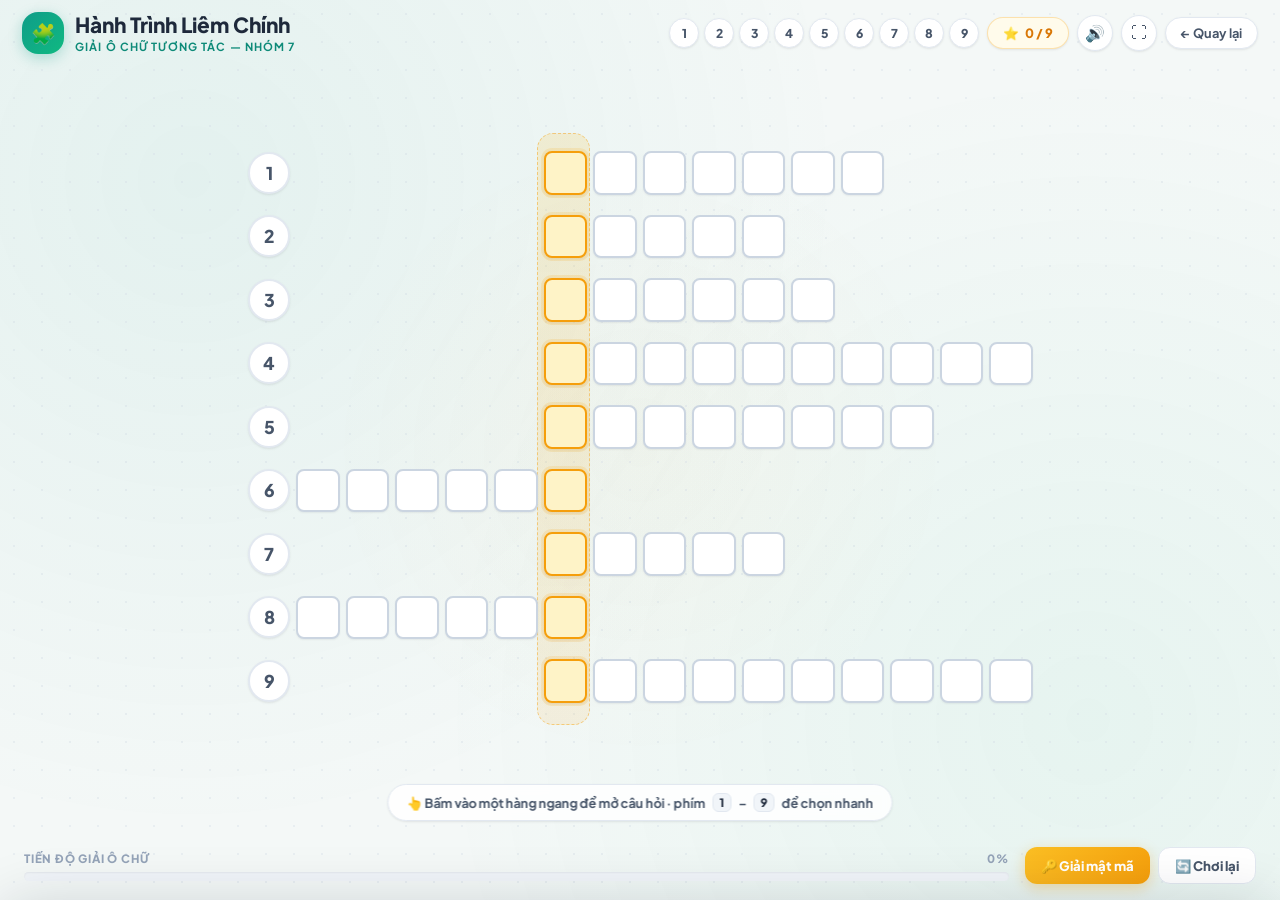
<file: game.html>
<!DOCTYPE html>
<html lang="vi">
<head>
  <meta charset="UTF-8">
  <meta name="viewport" content="width=device-width, initial-scale=1.0">
  <title>🧩 Hành Trình Liêm Chính — Giải Ô Chữ Tương Tác</title>
  <link rel="preconnect" href="https://fonts.googleapis.com">
  <link rel="preconnect" href="https://fonts.gstatic.com" crossorigin>
  <link href="https://fonts.googleapis.com/css2?family=Plus+Jakarta+Sans:wght@400;500;600;700;800;900&display=swap" rel="stylesheet">
  <style>
    *, *::before, *::after { box-sizing: border-box; margin: 0; padding: 0; }

    :root {
      --font: 'Plus Jakarta Sans', system-ui, sans-serif;

      --bg: #f4f8f7;
      --bg-white: #ffffff;

      --teal-50: #e6f7f5; --teal-100: #b3ebe4; --teal-200: #80dfd3;
      --teal-300: #4dd3c2; --teal-400: #26c9b4; --teal-500: #0f9d89;
      --teal-600: #0d8a78; --teal-700: #0a6b5e; --teal-800: #074d44;

      --emerald-50: #ecfdf5; --emerald-500: #10b981; --emerald-600: #059669;
      --amber-50: #fffbeb; --amber-100: #fef3c7; --amber-400: #fbbf24;
      --amber-500: #f59e0b; --amber-600: #d97706;
      --rose-50: #fff1f2; --rose-400: #fb7185; --rose-500: #f43f5e;

      --slate-50: #f8fafc; --slate-100: #f1f5f9; --slate-200: #e2e8f0;
      --slate-300: #cbd5e1; --slate-400: #94a3b8; --slate-500: #64748b;
      --slate-600: #475569; --slate-700: #334155; --slate-800: #1e293b;

      --text-heading: var(--slate-800);
      --text-body: var(--slate-600);
      --text-muted: var(--slate-400);
      --border: var(--slate-200);

      --shadow-sm: 0 1px 3px rgba(15,23,42,0.06), 0 1px 2px rgba(15,23,42,0.04);
      --shadow-md: 0 4px 16px rgba(15,23,42,0.07);
      --shadow-lg: 0 8px 30px rgba(15,23,42,0.10);
      --shadow-xl: 0 -18px 60px rgba(15,23,42,0.16);

      --r-sm: 8px; --r-md: 12px; --r-lg: 16px; --r-xl: 20px; --r-2xl: 28px; --r-full: 9999px;

      /* Board metrics — dùng chung cho ô, dải mật mã và phép tính căn hàng */
      --cell: max(22px, min(56px, 3.4vw, 7.2vh));
      --gap: 6px;
      --num: 42px;
      --rowpad: 12px;
      --fscale: 1;

      --ease-out: cubic-bezier(0.22, 1, 0.36, 1);
      --ease-inout: cubic-bezier(0.65, 0, 0.35, 1);
    }

    html, body {
      width: 100%; height: 100%; overflow: hidden;
      font-family: var(--font); background: var(--bg); color: var(--text-heading);
      -webkit-font-smoothing: antialiased;
    }

    /* ========== BACKGROUND ========== */
    .bg-pattern {
      position: fixed; inset: 0; z-index: 0; pointer-events: none;
      background-image:
        radial-gradient(circle at 15% 20%, rgba(15,157,137,0.07) 0%, transparent 50%),
        radial-gradient(circle at 85% 80%, rgba(16,185,129,0.06) 0%, transparent 50%),
        radial-gradient(circle at 50% 50%, rgba(245,158,11,0.035) 0%, transparent 40%);
    }
    .bg-dots {
      position: fixed; inset: 0; z-index: 0; pointer-events: none; opacity: 0.3;
      background-image: radial-gradient(circle, var(--slate-300) 1px, transparent 1px);
      background-size: 28px 28px;
    }

    /* ========== SHELL ========== */
    .shell {
      position: relative; z-index: 1;
      width: 100%; height: 100vh; height: 100dvh;
      display: flex; flex-direction: column;
    }

    /* ========== TOP BAR ========== */
    .topbar {
      flex-shrink: 0; display: flex; align-items: center; justify-content: space-between;
      gap: 14px; padding: 12px 22px;
      transition: opacity 0.35s var(--ease-out), transform 0.45s var(--ease-out);
    }
    .tb-left { display: flex; align-items: center; gap: 11px; min-width: 0; }
    .logo-icon {
      width: 42px; height: 42px; border-radius: var(--r-lg); flex-shrink: 0;
      background: linear-gradient(135deg, var(--teal-500), var(--emerald-500));
      display: flex; align-items: center; justify-content: center;
      font-size: 1.25rem; box-shadow: 0 4px 14px rgba(15,157,137,0.28);
    }
    .tb-title h1 { font-size: 1.3rem; font-weight: 800; line-height: 1.15; white-space: nowrap; }
    .tb-title p {
      font-size: 0.7rem; font-weight: 700; color: var(--teal-600);
      text-transform: uppercase; letter-spacing: 0.1em; margin-top: 2px;
    }
    .tb-right { display: flex; align-items: center; gap: 8px; flex-shrink: 0; }

    /* --- Nav pills (chuyển câu nhanh khi thuyết trình) --- */
    .qnav { display: flex; align-items: center; gap: 5px; }
    .qnav-pill {
      width: 30px; height: 30px; border-radius: var(--r-full);
      border: 1.5px solid var(--border); background: var(--bg-white);
      font-family: var(--font); font-size: 0.76rem; font-weight: 800; color: var(--text-body);
      cursor: pointer; transition: all 0.18s; box-shadow: var(--shadow-sm);
    }
    .qnav-pill:hover { border-color: var(--teal-300); color: var(--teal-700); transform: translateY(-2px); }
    .qnav-pill.done { background: var(--emerald-500); border-color: var(--emerald-500); color: #fff; }
    .qnav-pill.cur { background: var(--teal-500); border-color: var(--teal-500); color: #fff; }

    .chip {
      display: inline-flex; align-items: center; gap: 6px;
      padding: 7px 15px; border-radius: var(--r-full);
      font-size: 0.8rem; font-weight: 800;
      background: var(--bg-white); border: 1px solid var(--border);
      box-shadow: var(--shadow-sm); color: var(--text-heading); white-space: nowrap;
    }
    .chip-gold { color: var(--amber-600); border-color: rgba(245,158,11,0.28); background: var(--amber-50); }

    .icon-btn {
      width: 36px; height: 36px; border-radius: var(--r-full);
      border: 1px solid var(--border); background: var(--bg-white);
      color: var(--text-body); cursor: pointer;
      display: flex; align-items: center; justify-content: center;
      font-size: 1rem; transition: all 0.2s; box-shadow: var(--shadow-sm);
    }
    .icon-btn:hover { background: var(--teal-50); border-color: var(--teal-300); color: var(--teal-700); transform: translateY(-1px); }

    .back-btn {
      display: inline-flex; align-items: center; gap: 5px;
      padding: 7px 15px; border-radius: var(--r-full);
      font-size: 0.8rem; font-weight: 700;
      background: var(--bg-white); border: 1px solid var(--border);
      box-shadow: var(--shadow-sm); color: var(--text-body);
      text-decoration: none; transition: all 0.2s; white-space: nowrap;
    }
    .back-btn:hover { background: var(--teal-50); border-color: var(--teal-300); color: var(--teal-700); }

    /* ========== STAGE (bản đồ ô chữ) ========== */
    .stage {
      position: relative; flex: 1; min-height: 0;
      display: flex; align-items: center; justify-content: center;
      overflow: hidden; padding: 4px 20px 48px;
    }

    .stage-hint {
      position: absolute; left: 50%; bottom: 14px; transform: translateX(-50%);
      display: inline-flex; align-items: center; gap: 7px;
      padding: 8px 18px; border-radius: var(--r-full);
      background: rgba(255,255,255,0.85); backdrop-filter: blur(6px);
      border: 1px solid var(--border); box-shadow: var(--shadow-sm);
      font-size: 0.8rem; font-weight: 700; color: var(--text-body);
      transition: opacity 0.3s; white-space: nowrap;
    }
    .stage-hint kbd {
      font-family: var(--font); font-size: 0.72rem; font-weight: 800;
      background: var(--slate-100); border: 1px solid var(--slate-200);
      border-radius: 6px; padding: 1px 6px; color: var(--text-heading);
    }

    /* ========== BOARD ========== */
    .board {
      position: relative; width: max-content; max-width: 100%;
      transition: transform 0.6s var(--ease-inout);
      will-change: transform;
    }

    /* Dải mật mã hàng dọc (cột thứ 6 — index 5) */
    .keystrip {
      position: absolute; top: -10px; bottom: -10px;
      left: calc(var(--rowpad) + var(--num) + var(--gap) + 5 * (var(--cell) + var(--gap)) - 5px);
      width: calc(var(--cell) + 10px);
      border-radius: var(--r-lg); z-index: 0; pointer-events: none;
      background: linear-gradient(180deg, rgba(251,191,36,0.16), rgba(245,158,11,0.10));
      border: 1.5px dashed rgba(245,158,11,0.45);
      transition: opacity 0.35s;
    }

    .row {
      position: relative; z-index: 1;
      display: flex; align-items: center; gap: var(--gap);
      padding: 6px var(--rowpad); border-radius: var(--r-lg);
      cursor: pointer; margin-bottom: 4px;
      border: 2px solid transparent;
      transition: opacity 0.35s var(--ease-out), transform 0.5s var(--ease-inout),
                  background 0.2s, border-color 0.2s, box-shadow 0.2s;
    }
    .row:hover { background: rgba(255,255,255,0.9); border-color: var(--teal-200); box-shadow: var(--shadow-md); }
    .row.done .cell { background: var(--emerald-50); border-color: rgba(16,185,129,0.35); color: var(--emerald-600); }
    .row.done .cell.key { background: linear-gradient(135deg, #fef3c7, #fde68a); border-color: var(--amber-500); color: var(--amber-600); }

    .row-num {
      width: var(--num); height: var(--num); border-radius: var(--r-full);
      background: var(--bg-white); border: 2px solid var(--slate-200);
      display: flex; align-items: center; justify-content: center;
      font-size: calc(var(--num) * 0.42); font-weight: 900; color: var(--text-body);
      flex-shrink: 0; transition: all 0.25s; box-shadow: var(--shadow-sm);
    }
    .row:hover .row-num { border-color: var(--teal-300); color: var(--teal-700); }
    .row.done .row-num { background: var(--emerald-500); color: #fff; border-color: var(--emerald-500); }

    .cells { display: flex; gap: var(--gap); }

    .cell {
      width: var(--cell); height: var(--cell); border-radius: 8px;
      border: 2px solid var(--slate-300); background: #fff;
      display: flex; align-items: center; justify-content: center;
      font-size: calc(var(--cell) * 0.52); font-weight: 900; color: var(--text-heading);
      transition: all 0.25s; text-transform: uppercase;
      box-shadow: 0 1px 2px rgba(15,23,42,0.06);
    }
    .cell.key {
      background: var(--amber-100); border: 2.5px solid var(--amber-500); color: var(--amber-600);
      box-shadow: 0 0 0 3px rgba(245,158,11,0.15), 0 1px 3px rgba(15,23,42,0.08);
    }
    .cell.empty { visibility: hidden; pointer-events: none; }
    .cell.revealed { animation: popIn 0.4s var(--ease-out) backwards; }
    .cell.typed { border-color: var(--teal-400); color: var(--teal-700); background: var(--teal-50); }
    .cell.key.typed { background: var(--amber-100); border-color: var(--amber-500); color: var(--amber-600); }
    .cell.caret { border-color: var(--teal-500); box-shadow: 0 0 0 4px rgba(15,157,137,0.16); animation: blink 1.1s ease-in-out infinite; }

    @keyframes popIn {
      0% { transform: scale(0.4) rotate(-8deg); opacity: 0; }
      60% { transform: scale(1.18) rotate(2deg); }
      100% { transform: scale(1) rotate(0); opacity: 1; }
    }
    @keyframes blink { 0%,100% { box-shadow: 0 0 0 4px rgba(15,157,137,0.18); } 50% { box-shadow: 0 0 0 4px rgba(15,157,137,0.02); } }

    /* ---------- FOCUS MODE ---------- */
    .stage.focused .keystrip { opacity: 0; }
    .stage.focused .stage-hint { opacity: 0; pointer-events: none; }

    .stage.focused .row { pointer-events: none; }
    .stage.focused .row.dim-up   { opacity: 0; transform: translateY(-34px) scale(0.94); }
    .stage.focused .row.dim-down { opacity: 0; transform: translateY(34px) scale(0.94); }

    .row.is-focus {
      transform: scale(var(--fscale)); transform-origin: center top;
      width: max-content; margin-left: auto; margin-right: auto;
      background: #fff; border-color: var(--teal-300);
      box-shadow: 0 14px 44px rgba(15,157,137,0.16);
      pointer-events: auto !important; cursor: default;
    }
    /* gom hàng lại cho gọn & to khi focus: bỏ các ô trống dẫn/đuôi */
    .row.is-focus .cell.empty { display: none; }
    .row.is-focus .row-num {
      background: linear-gradient(135deg, var(--teal-500), var(--emerald-500));
      color: #fff; border-color: transparent;
    }
    .row.is-focus.done .row-num { background: var(--emerald-500); }

    /* ========== QUESTION PANEL ========== */
    .qpanel {
      position: fixed; left: 0; right: 0; bottom: 0; z-index: 60;
      background: var(--bg-white)
        linear-gradient(90deg, var(--teal-500), var(--emerald-500), var(--amber-400))
        no-repeat top / 100% 5px;
      border-radius: var(--r-2xl) var(--r-2xl) 0 0;
      box-shadow: var(--shadow-xl);
      padding: 24px clamp(20px, 5vw, 64px) 26px;
      transform: translateY(105%);
      transition: transform 0.55s var(--ease-inout);
      min-height: 48vh; max-height: 66vh; overflow-y: auto;
      display: flex; align-items: center;
    }
    .qpanel.open { transform: translateY(0); }
    .qpanel::-webkit-scrollbar { width: 6px; }
    .qpanel::-webkit-scrollbar-thumb { background: var(--slate-200); border-radius: 3px; }

    .qinner { max-width: 1180px; margin: 0 auto; width: 100%; }

    .qhead { display: flex; align-items: center; gap: 10px; flex-wrap: wrap; margin-bottom: 12px; }
    .qtag {
      display: inline-flex; align-items: center; gap: 6px;
      background: linear-gradient(135deg, var(--teal-500), var(--emerald-500)); color: #fff;
      padding: 5px 15px; border-radius: var(--r-full);
      font-size: 0.76rem; font-weight: 800; text-transform: uppercase; letter-spacing: 0.07em;
    }
    .qtag-len {
      background: var(--amber-50); color: var(--amber-600);
      border: 1px solid rgba(245,158,11,0.3);
      padding: 5px 14px; border-radius: var(--r-full);
      font-size: 0.76rem; font-weight: 800;
    }
    .qtag-done {
      display: none; background: var(--emerald-50); color: var(--emerald-600);
      border: 1px solid rgba(16,185,129,0.3);
      padding: 5px 14px; border-radius: var(--r-full);
      font-size: 0.76rem; font-weight: 800;
    }
    .qtag-done.show { display: inline-flex; }
    .qclose {
      margin-left: auto; display: inline-flex; align-items: center; gap: 6px;
      padding: 7px 15px; border-radius: var(--r-full);
      background: var(--slate-100); border: none; color: var(--text-body);
      font-family: var(--font); font-size: 0.78rem; font-weight: 700; cursor: pointer;
      transition: all 0.2s;
    }
    .qclose:hover { background: var(--slate-200); color: var(--text-heading); }

    .qtext {
      font-size: clamp(1.2rem, 2.3vw, 2.15rem);
      font-weight: 700; line-height: 1.42; color: var(--text-heading);
      margin-bottom: 18px;
    }

    .qhint {
      display: none; padding: 14px 20px; border-radius: var(--r-lg);
      background: var(--amber-50); border: 1.5px solid rgba(245,158,11,0.32);
      font-size: clamp(0.95rem, 1.35vw, 1.2rem); font-weight: 600; color: var(--amber-600);
      line-height: 1.55; margin-bottom: 14px;
    }
    .qhint.open { display: block; animation: slideDown 0.32s var(--ease-out); }
    @keyframes slideDown { from { opacity: 0; transform: translateY(-8px); } to { opacity: 1; transform: translateY(0); } }

    .qrow { display: flex; gap: 10px; align-items: center; flex-wrap: wrap; }

    .answer-input {
      flex: 1; min-width: 240px; padding: 14px 20px;
      border-radius: var(--r-lg); border: 2px solid var(--slate-200);
      background: var(--bg-white); color: var(--text-heading);
      font-family: var(--font); font-size: clamp(1rem, 1.5vw, 1.3rem); font-weight: 800;
      text-transform: uppercase; letter-spacing: 0.16em; outline: none; transition: all 0.2s;
    }
    .answer-input:focus { border-color: var(--teal-400); box-shadow: 0 0 0 4px rgba(15,157,137,0.13); }
    .answer-input::placeholder { text-transform: none; letter-spacing: 0; font-weight: 600; color: var(--text-muted); }

    .btn {
      padding: 13px 22px; border-radius: var(--r-lg); border: none;
      font-family: var(--font); font-weight: 800; font-size: clamp(0.85rem, 1.1vw, 1rem);
      cursor: pointer; transition: all 0.2s; white-space: nowrap;
      display: inline-flex; align-items: center; gap: 7px;
    }
    .btn:hover { transform: translateY(-2px); }
    .btn:active { transform: scale(0.97); }
    .btn:focus-visible, .qnav-pill:focus-visible, .icon-btn:focus-visible {
      outline: 3px solid rgba(15,157,137,0.45); outline-offset: 3px;
    }
    .btn-primary { background: linear-gradient(135deg, var(--teal-500), var(--teal-600)); color: #fff; box-shadow: 0 4px 14px rgba(15,157,137,0.28); }
    .btn-primary:hover { box-shadow: 0 8px 22px rgba(15,157,137,0.34); }
    .btn-warn { background: var(--amber-50); color: var(--amber-600); border: 1.5px solid rgba(245,158,11,0.32); }
    .btn-warn:hover { background: rgba(245,158,11,0.16); }
    .btn-ghost { background: var(--slate-100); color: var(--text-body); }
    .btn-ghost:hover { background: var(--slate-200); }
    .btn-gold { background: linear-gradient(135deg, var(--amber-400), var(--amber-500)); color: #fff; box-shadow: 0 4px 14px rgba(245,158,11,0.32); }
    .btn-gold:hover { box-shadow: 0 8px 22px rgba(245,158,11,0.38); }
    .btn-green { background: linear-gradient(135deg, var(--emerald-500), var(--emerald-600)); color: #fff; box-shadow: 0 4px 14px rgba(16,185,129,0.3); }
    .btn-outline { background: var(--bg-white); color: var(--text-body); border: 1.5px solid var(--border); }
    .btn-outline:hover { background: var(--teal-50); color: var(--teal-700); border-color: var(--teal-300); }
    .btn-sm { padding: 9px 16px; font-size: 0.82rem; border-radius: var(--r-md); }
    .btn.hidden { display: none; }

    .qmsg {
      display: none; margin-top: 12px; padding: 12px 18px; border-radius: var(--r-lg);
      font-size: clamp(0.9rem, 1.25vw, 1.1rem); font-weight: 800;
    }
    .qmsg.ok { display: block; background: var(--emerald-50); color: var(--emerald-600); border: 1.5px solid rgba(16,185,129,0.25); animation: slideDown 0.28s; }
    .qmsg.err { display: block; background: var(--rose-50); color: var(--rose-500); border: 1.5px solid rgba(244,63,94,0.22); animation: slideDown 0.28s; }

    /* ========== BOTTOM BAR ========== */
    .botbar {
      flex-shrink: 0; display: flex; align-items: center; gap: 16px;
      padding: 12px 24px 16px;
      transition: opacity 0.35s var(--ease-out), transform 0.45s var(--ease-out);
    }
    .prog-wrap { flex: 1; min-width: 0; }
    .prog-head {
      display: flex; justify-content: space-between; align-items: baseline;
      font-size: 0.72rem; font-weight: 800; color: var(--text-muted);
      text-transform: uppercase; letter-spacing: 0.07em; margin-bottom: 6px;
    }
    .prog-track { height: 9px; background: var(--slate-100); border-radius: var(--r-full); overflow: hidden; box-shadow: inset 0 1px 2px rgba(15,23,42,0.06); }
    .prog-bar {
      height: 100%; width: 0%; border-radius: var(--r-full);
      background: linear-gradient(90deg, var(--teal-400), var(--emerald-500));
      transition: width 0.6s var(--ease-out);
    }
    .bot-actions { display: flex; gap: 8px; flex-shrink: 0; }

    /* Ẩn bớt chrome khi đang focus câu hỏi để khán giả chỉ nhìn hàng + câu hỏi */
    .shell.focus-mode .botbar { opacity: 0; transform: translateY(14px); pointer-events: none; }
    .shell.focus-mode .topbar { opacity: 0.55; }

    /* ========== REVEAL OVERLAY ========== */
    .reveal-ov {
      position: fixed; inset: 0; z-index: 900;
      display: flex; flex-direction: column; align-items: center; justify-content: center;
      gap: 18px; padding: 30px; text-align: center;
      background: radial-gradient(circle at 50% 40%, rgba(255,255,255,0.97), rgba(240,247,246,0.97));
      backdrop-filter: blur(10px);
      opacity: 0; visibility: hidden; transition: opacity 0.45s var(--ease-out), visibility 0.45s;
    }
    .reveal-ov.show { opacity: 1; visibility: visible; }
    .rv-badge {
      display: inline-flex; align-items: center; gap: 7px;
      background: rgba(245,158,11,0.14); color: var(--amber-600);
      border: 1.5px solid rgba(245,158,11,0.3);
      padding: 7px 20px; border-radius: var(--r-full);
      font-size: 0.85rem; font-weight: 800; text-transform: uppercase; letter-spacing: 0.1em;
    }
    .rv-word { display: flex; gap: 10px; flex-wrap: wrap; justify-content: center; }
    .rv-tile {
      width: clamp(44px, 6vw, 92px); height: clamp(54px, 7.4vw, 110px);
      border-radius: var(--r-lg);
      background: linear-gradient(160deg, #fff8e6, #fde68a);
      border: 3px solid var(--amber-500);
      display: flex; align-items: center; justify-content: center;
      font-size: clamp(1.5rem, 3.6vw, 3.4rem); font-weight: 900; color: var(--amber-600);
      box-shadow: 0 10px 30px rgba(245,158,11,0.28);
      animation: tileIn 0.6s var(--ease-out) backwards;
    }
    .rv-tile.space { background: none; border: none; box-shadow: none; width: clamp(12px, 2vw, 30px); }
    @keyframes tileIn { 0% { transform: translateY(40px) rotate(-10deg); opacity: 0; } 100% { transform: none; opacity: 1; } }
    .rv-sub { font-size: clamp(1rem, 1.8vw, 1.5rem); font-weight: 800; color: var(--emerald-600); }
    .rv-note { font-size: clamp(0.85rem, 1.2vw, 1.05rem); font-weight: 600; color: var(--text-body); max-width: 720px; line-height: 1.6; }
    .rv-btns { display: flex; gap: 10px; flex-wrap: wrap; justify-content: center; margin-top: 6px; }

    #fwCanvas { position: fixed; inset: 0; z-index: 950; pointer-events: none; }
    .confetti { position: fixed; z-index: 940; pointer-events: none; border-radius: 2px; }

    @keyframes shake { 0%,100%{transform:translateX(0)} 25%{transform:translateX(-6px)} 75%{transform:translateX(6px)} }
    .shake { animation: shake 0.35s ease; }

    /* ========== RESPONSIVE ========== */
    @media (max-width: 1080px) { .qnav { display: none; } }
    @media (max-width: 820px) {
      :root { --num: 32px; --gap: 4px; --rowpad: 8px; --cell: max(20px, min(38px, 5.6vw, 6vh)); }
      .topbar { padding: 10px 14px; gap: 8px; }
      .tb-title h1 { font-size: 1.02rem; }
      .tb-title p { display: none; }
      .qpanel { min-height: 0; max-height: 68vh; padding: 16px 18px 20px; align-items: flex-start; }
      .qtext { font-size: 1.08rem; margin-bottom: 12px; }
      .btn { padding: 11px 16px; }
      .answer-input { min-width: 100%; }
      .botbar { padding: 10px 14px 14px; }
      .stage-hint { font-size: 0.72rem; padding: 6px 12px; }
    }
    @media (max-width: 560px) {
      .chip span { display: none; }
      .back-btn { padding: 7px 10px; }
    }
  </style>
</head>
<body>

  <div class="bg-pattern"></div>
  <div class="bg-dots"></div>
  <canvas id="fwCanvas"></canvas>

  <div class="shell" id="shell">

    <!-- ===== TOP BAR ===== -->
    <header class="topbar">
      <div class="tb-left">
        <div class="logo-icon">🧩</div>
        <div class="tb-title">
          <h1>Hành Trình Liêm Chính</h1>
          <p>Giải ô chữ tương tác — Nhóm 7</p>
        </div>
      </div>
      <div class="tb-right">
        <div class="qnav" id="qnav"></div>
        <div class="chip chip-gold">⭐ <span id="scoreVal">0 / 9</span></div>
        <button class="icon-btn" id="btnAudio" title="Bật/Tắt âm thanh">🔊</button>
        <button class="icon-btn" id="btnFS" title="Toàn màn hình">⛶</button>
        <a href="index.html" class="back-btn">← Quay lại</a>
      </div>
    </header>

    <!-- ===== STAGE / BOARD ===== -->
    <main class="stage" id="stage">
      <div class="board" id="board">
        <div class="keystrip"></div>
      </div>
      <div class="stage-hint" id="stageHint">
        👆 Bấm vào một hàng ngang để mở câu hỏi · phím <kbd>1</kbd>–<kbd>9</kbd> để chọn nhanh
      </div>
    </main>

    <!-- ===== BOTTOM BAR ===== -->
    <footer class="botbar">
      <div class="prog-wrap">
        <div class="prog-head"><span>Tiến độ giải ô chữ</span><span id="pctText">0%</span></div>
        <div class="prog-track"><div class="prog-bar" id="pBar"></div></div>
      </div>
      <div class="bot-actions">
        <button class="btn btn-gold btn-sm" id="bKey">🔑 Giải mật mã</button>
        <button class="btn btn-outline btn-sm" id="bReset">🔄 Chơi lại</button>
      </div>
    </footer>
  </div>

  <!-- ===== QUESTION PANEL ===== -->
  <section class="qpanel" id="qpanel">
    <div class="qinner">
      <div class="qhead">
        <span class="qtag" id="qTag">📌 Hàng ngang 1</span>
        <span class="qtag-len" id="qLen">7 chữ cái</span>
        <span class="qtag-done" id="qDone">✓ Đã giải</span>
        <button class="qclose" id="qClose">✕ Xem toàn bảng (Esc)</button>
      </div>

      <p class="qtext" id="qText"></p>
      <div class="qhint" id="qHint"></div>

      <div class="qrow">
        <input type="text" class="answer-input" id="inp" placeholder="Nhập đáp án rồi bấm Enter..." autocomplete="off" spellcheck="false">
        <button class="btn btn-primary" id="bCheck">✓ Kiểm tra</button>
        <button class="btn btn-warn" id="bHint">💡 Gợi ý</button>
        <button class="btn btn-ghost" id="bReveal">👁 Mở đáp án</button>
        <button class="btn btn-green hidden" id="bNext">Câu tiếp theo →</button>
      </div>

      <div class="qmsg" id="qMsg"></div>
    </div>
  </section>

  <!-- ===== REVEAL OVERLAY ===== -->
  <div class="reveal-ov" id="revealOv">
    <div class="rv-badge">🏆 Mật mã hàng dọc</div>
    <div class="rv-word" id="rvWord"></div>
    <p class="rv-sub">🎉 Chúc mừng! Bạn đã hoàn thành Hành Trình Liêm Chính!</p>
    <p class="rv-note">Đặc trưng cốt lõi của thể chế đang xây dựng: Nhà nước <strong>pháp quyền</strong> xã hội chủ nghĩa — thượng tôn pháp luật, kiểm soát quyền lực, bảo vệ quyền con người.</p>
    <div class="rv-btns">
      <button class="btn btn-outline" id="rvBoard">🔙 Xem lại bảng ô chữ</button>
      <button class="btn btn-gold" id="rvReset">🔄 Chơi lại</button>
    </div>
  </div>

<script>
/* ============ AUDIO ENGINE ============ */
const AC = window.AudioContext || window.webkitAudioContext;
let ac = null, audioOn = true, bgmOn = false;

function initAC() { if (!ac) ac = new AC(); if (ac.state === 'suspended') ac.resume(); }

function tone(f, type, dur, vol = 0.12) {
  if (!audioOn) return; initAC();
  const o = ac.createOscillator(), g = ac.createGain();
  o.type = type; o.frequency.value = f;
  g.gain.setValueAtTime(vol, ac.currentTime);
  g.gain.exponentialRampToValueAtTime(0.001, ac.currentTime + dur);
  o.connect(g); g.connect(ac.destination);
  o.start(); o.stop(ac.currentTime + dur);
}
function sfxOk() { tone(523,'sine',0.12,0.18); setTimeout(()=>tone(659,'sine',0.12,0.18),90); setTimeout(()=>tone(784,'sine',0.28,0.2),180); }
function sfxNo() { tone(200,'square',0.12,0.1); setTimeout(()=>tone(160,'square',0.2,0.1),100); }
function sfxPop() { tone(880,'sine',0.06,0.08); setTimeout(()=>tone(1100,'sine',0.1,0.08),70); }
function sfxTap() { tone(600,'sine',0.04,0.06); }
function sfxOpen() { tone(520,'sine',0.07,0.07); setTimeout(()=>tone(780,'sine',0.12,0.07),80); }
function sfxClose() { tone(520,'sine',0.07,0.06); setTimeout(()=>tone(350,'sine',0.12,0.06),80); }
function sfxType() { tone(1200,'sine',0.02,0.03); }
function sfxReveal() { tone(440,'triangle',0.08,0.08); setTimeout(()=>tone(550,'triangle',0.08,0.08),70); setTimeout(()=>tone(660,'triangle',0.12,0.08),140); }
function sfxFanfare() {
  [523,587,659,698,784,880,988,1047].forEach((n,i) => setTimeout(()=>tone(n,'sine',0.22,0.15),i*90));
  setTimeout(()=>{tone(1047,'sine',0.45,0.22);tone(784,'sine',0.45,0.18);tone(523,'sine',0.45,0.12);},780);
}

function bgmLoop() {
  if (!bgmOn || !audioOn) return;
  const m=[[392,0,.45],[440,.45,.45],[494,.9,.45],[523,1.35,.7],[494,2.05,.45],[440,2.5,.45],[392,2.95,.7],[330,3.65,.45],[349,4.1,.45],[392,4.55,.7],[440,5.25,.45],[392,5.7,.45],[349,6.15,.45],[330,6.6,.85]];
  m.forEach(([f,s,d])=>{if(!audioOn||!bgmOn)return;initAC();const o=ac.createOscillator(),g=ac.createGain();o.type='sine';o.frequency.value=f;g.gain.setValueAtTime(0.025,ac.currentTime+s);g.gain.exponentialRampToValueAtTime(0.001,ac.currentTime+s+d);o.connect(g);g.connect(ac.destination);o.start(ac.currentTime+s);o.stop(ac.currentTime+s+d);});
  setTimeout(bgmLoop,7600);
}

/* ============ PARTICLES ============ */
function confetti() {
  const cols=['#14b8a6','#fbbf24','#f43f5e','#10b981','#a855f7','#3b82f6','#ec4899'];
  for(let i=0;i<70;i++){
    const e=document.createElement('div'); e.className='confetti';
    e.style.left=Math.random()*100+'%'; e.style.top='-12px';
    e.style.background=cols[~~(Math.random()*cols.length)];
    e.style.width=(Math.random()*7+4)+'px'; e.style.height=(Math.random()*7+4)+'px';
    e.style.borderRadius=Math.random()>.5?'50%':'2px';
    document.body.appendChild(e);
    const xd=(Math.random()-.5)*280;
    e.animate([{transform:'translate(0,0) rotate(0)',opacity:1},{transform:`translate(${xd}px,${innerHeight+40}px) rotate(${Math.random()*720}deg)`,opacity:0}],
      {duration:Math.random()*2e3+2e3,easing:'cubic-bezier(.25,.46,.45,.94)'}).onfinish=()=>e.remove();
  }
}
const cv=document.getElementById('fwCanvas'),cx=cv.getContext('2d');let pts=[];
function rszCV(){cv.width=innerWidth;cv.height=innerHeight;} rszCV();
function boom(x,y){const c=['#14b8a6','#fbbf24','#f43f5e','#10b981','#a855f7','#ec4899','#fff'];for(let i=0;i<45;i++){const a=Math.PI*2/45*i,s=Math.random()*3.5+1.5;pts.push({x,y,vx:Math.cos(a)*s,vy:Math.sin(a)*s,l:1,d:Math.random()*.014+.008,c:c[~~(Math.random()*c.length)],r:Math.random()*2.5+.8});}}
function drawFW(){cx.clearRect(0,0,cv.width,cv.height);pts=pts.filter(p=>{p.x+=p.vx;p.y+=p.vy;p.vy+=.035;p.l-=p.d;if(p.l<=0)return false;cx.globalAlpha=p.l;cx.fillStyle=p.c;cx.beginPath();cx.arc(p.x,p.y,p.r,0,Math.PI*2);cx.fill();return true;});cx.globalAlpha=1;if(pts.length)requestAnimationFrame(drawFW);}
function fireworks(){for(let i=0;i<6;i++)setTimeout(()=>boom(Math.random()*cv.width*.6+cv.width*.2,Math.random()*cv.height*.4+cv.height*.08),i*320);drawFW();}

/* ============ DATA ============ */
const DATA=[
  {id:1,ans:"PHANANH",kp:0,off:5,q:"Quyền của công dân khi gửi thông tin về các dấu hiệu vi phạm, tiêu cực đến cơ quan chức năng hoặc cổng dịch vụ công trực tuyến gọi là gì? (7 chữ cái)",h:"Khi gặp cán bộ gây khó dễ, người dân có quyền gọi lên đường dây nóng để [...] sai phạm? (Chữ cái đầu: P)"},
  {id:2,ans:"HOILO",kp:0,off:5,q:"Hành vi đưa tiền hoặc lợi ích vật chất ngoài quy định để được giải quyết công việc nhanh chóng gọi là gì? (5 chữ cái)",h:"Hành động lén lút đưa tiền phong bì cho cán bộ để được ưu tiên làm nhanh gọi là hành vi đưa [...]? (Chữ cái đầu: H)"},
  {id:3,ans:"ANTOAN",kp:0,off:5,q:"Yếu tố quan trọng mà Nhà nước cần bảo đảm cho người dân và người tố giác khi họ dũng cảm đứng ra vạch trần sai phạm tham nhũng? (6 chữ cái)",h:"Khi đứng ra tố cáo tham nhũng, điều người dân lo lắng nhất và cần cơ quan pháp luật bảo vệ chính là sự [...] về tính mạng, tài sản của bản thân? (Chữ cái đầu: A)"},
  {id:4,ans:"PHONGCHONG",kp:0,off:5,q:"Cụm từ đi liền trước 'tham nhũng' để chỉ các biện pháp ngăn ngừa từ sớm và đấu tranh triệt tiêu sai phạm? (10 chữ cái)",h:"Hoạt động ngăn chặn từ trước và bài trừ tiêu cực trong bộ máy nhà nước được gọi là công tác [...] tham nhũng? (Chữ cái đầu: P)"},
  {id:5,ans:"QUYENLUC",kp:0,off:5,q:"Tham nhũng phản ánh sự tha hóa của thứ gì khi không được giám sát và kiểm soát chặt chẽ? (8 chữ cái)",h:"Kẻ tham nhũng đã lạm dụng và tha hóa thứ [...] nhà nước giao phó vào mục đích tư lợi? (Chữ cái đầu: Q)"},
  {id:6,ans:"CONGVU",kp:5,off:0,q:"Hoạt động thực thi chức trách, nhiệm vụ của cán bộ, công chức nhà nước nhằm phục vụ nhân dân được gọi chung là gì? (6 chữ cái)",h:"Quá trình cán bộ làm việc, tiếp dân và giải quyết hồ sơ giấy tờ tại trụ sở nhà nước được gọi là quá trình thực thi [...]? (Chữ cái đầu: C)"},
  {id:7,ans:"YTHUC",kp:0,off:5,q:"Yếu tố tự giác bên trong của mỗi công dân về việc tuân thủ pháp luật và kiên quyết nói không với 'chi phí bôi trơn' gọi là gì? (5 chữ cái)",h:"Tinh thần tự giác, không đi đường tắt và không thỏa hiệp với cái sai phản ánh [...] chấp hành pháp luật của mỗi công dân? (Chữ cái đầu: Y)"},
  {id:8,ans:"ONLINE",kp:5,off:0,q:"Hình thức nộp hồ sơ, giải quyết thủ tục trên môi trường mạng để hạn chế tiếp xúc trực tiếp bằng tiền mặt và giảm tiêu cực? (6 chữ cái)",h:"Để không phải đến tận nơi gặp trực tiếp cán bộ, người dân nên nộp hồ sơ qua mạng internet theo hình thức [...]? (Chữ cái đầu: O)"},
  {id:9,ans:"NHUNGNHIEU",kp:0,off:5,q:"Hành vi cán bộ cố tình gây khó khăn, trì hoãn hoặc bắt bẻ lỗi sai không đáng có để ép người dân chi tiền được gọi là gì? (10 chữ cái)",h:"Tình trạng cán bộ cố ý vẽ thêm lỗi, gây phiền hà để ép dân chi tiền bôi trơn được gọi là tệ nạn [...]? (Chữ cái đầu: N)"}
];
const COLS = 15;
const KEYWORD = "PHÁP QUYỀN";
const TOP_PAD = 0.07; // vị trí hàng focus: 7% chiều cao sân khấu tính từ đỉnh

/* ============ STATE ============ */
let sel = -1, focusMode = false;
const done = Array(DATA.length).fill(false);
const rowEls = [], cellEls = [], navEls = [];

const $ = id => document.getElementById(id);
const shell=$('shell'), stage=$('stage'), board=$('board'), qpanel=$('qpanel'),
      qTag=$('qTag'), qLen=$('qLen'), qDone=$('qDone'), qText=$('qText'), qHint=$('qHint'),
      qMsg=$('qMsg'), inp=$('inp'), bNext=$('bNext'), navWrap=$('qnav'),
      scoreV=$('scoreVal'), pBar=$('pBar'), pctT=$('pctText'),
      revealOv=$('revealOv'), rvWord=$('rvWord'), stageHint=$('stageHint');

function strip(s){
  return s.normalize('NFD').replace(new RegExp('[\\u0300-\\u036f]','g'),'')
          .replace(/đ/g,'d').replace(/Đ/g,'D')
          .replace(/[^a-zA-Z]/g,'').toUpperCase();
}

/* ============ BUILD BOARD ============ */
function buildBoard(){
  DATA.forEach((d,i)=>{
    const r=document.createElement('div');
    r.className='row';

    const n=document.createElement('div');
    n.className='row-num'; n.textContent=d.id; r.appendChild(n);

    const cs=document.createElement('div'); cs.className='cells';
    const mine=[];
    for(let j=0;j<d.off;j++){ const c=document.createElement('div'); c.className='cell empty'; cs.appendChild(c); }
    for(let j=0;j<d.ans.length;j++){
      const c=document.createElement('div');
      c.className='cell'+(j===d.kp?' key':'');
      cs.appendChild(c); mine.push(c);
    }
    for(let j=d.off+d.ans.length;j<COLS;j++){ const c=document.createElement('div'); c.className='cell empty'; cs.appendChild(c); }

    r.appendChild(cs);
    r.addEventListener('click',()=>{ if(sel!==i||!focusMode){ sfxTap(); openRow(i); } else inp.focus(); });
    board.appendChild(r);
    rowEls.push(r); cellEls.push(mine);
  });
}

function buildNav(){
  DATA.forEach((d,i)=>{
    const b=document.createElement('button');
    b.className='qnav-pill'; b.textContent=d.id; b.title='Câu '+d.id;
    b.onclick=()=>{ sfxTap(); openRow(i); };
    navWrap.appendChild(b); navEls.push(b);
  });
}

/* ============ PAINT ============ */
function paintRow(i,animate){
  const d=DATA[i];
  rowEls[i].classList.toggle('done',done[i]);
  cellEls[i].forEach((c,j)=>{
    c.classList.remove('typed','caret','revealed');
    if(done[i]){
      c.textContent=d.ans[j];
      if(animate){ c.classList.add('revealed'); c.style.animationDelay=(j*55)+'ms'; }
      else c.style.animationDelay='';
    } else {
      c.textContent='';
      c.style.animationDelay='';
    }
  });
}

function paintTyping(){
  if(sel<0||done[sel]) return;
  const d=DATA[sel], v=strip(inp.value).slice(0,d.ans.length);
  cellEls[sel].forEach((c,j)=>{
    c.classList.remove('caret');
    if(j<v.length){ c.textContent=v[j]; c.classList.add('typed'); }
    else { c.textContent=''; c.classList.remove('typed'); }
  });
  if(v.length<d.ans.length) cellEls[sel][v.length].classList.add('caret');
}

function paintNav(){
  navEls.forEach((b,i)=>{
    b.classList.toggle('done',done[i]);
    b.classList.toggle('cur',focusMode && i===sel);
  });
}

function progress(){
  const c=done.filter(Boolean).length;
  scoreV.textContent=c+' / '+DATA.length;
  const p=Math.round(c/DATA.length*100);
  pBar.style.width=p+'%'; pctT.textContent=p+'%';
  paintNav();
}

/* ============ FOCUS FLOW ============ */
function topPad(){ return Math.max(16, Math.round(stage.clientHeight * TOP_PAD)); }

function alignBoard(){
  if(!focusMode||sel<0){ board.style.transform='translateY(0)'; return; }
  // offsetTop không bị ảnh hưởng bởi transform → tính chính xác kể cả khi đang animate
  const y = board.offsetTop + rowEls[sel].offsetTop;
  board.style.transform = 'translateY('+ (topPad() - y) +'px)';
}

// Phóng to hàng đang focus hết mức có thể mà không tràn màn hình.
// Phải gọi SAU khi đã gắn class .is-focus (lúc đó các ô trống đã bị ẩn).
function fitScale(i){
  const r = rowEls[i]; if(!r) return;
  const cs = getComputedStyle(r);
  const gap = parseFloat(cs.columnGap) || 6;
  const pad = (parseFloat(cs.paddingLeft) || 12) * 2;
  const w = r.querySelector('.row-num').offsetWidth + gap
          + r.querySelector('.cells').offsetWidth + pad;
  const max = (stage.clientWidth - 40) / Math.max(w, 1);
  document.documentElement.style.setProperty('--fscale', Math.max(1, Math.min(1.8, max)).toFixed(3));
}

function openRow(i){
  const first = !focusMode;
  sel=i; focusMode=true;
  const d=DATA[i];

  rowEls.forEach((r,k)=>{
    r.classList.toggle('is-focus',k===i);
    r.classList.toggle('dim-up',k<i);
    r.classList.toggle('dim-down',k>i);
  });
  stage.classList.add('focused');
  shell.classList.add('focus-mode');
  fitScale(i);
  alignBoard();

  // nội dung câu hỏi
  qTag.textContent='📌 Hàng ngang '+d.id;
  qLen.textContent=d.ans.length+' chữ cái';
  qText.textContent=d.q;
  qHint.className='qhint';
  qMsg.className='qmsg'; qMsg.textContent='';
  inp.value='';
  setSolvedUI(done[i]);
  paintRow(i,false);
  if(!done[i]) paintTyping();

  qpanel.classList.add('open');
  paintNav();
  if(first) sfxOpen(); else sfxTap();
  if(!done[i]) setTimeout(()=>inp.focus(),first?560:120);
}

function setSolvedUI(solved){
  qDone.classList.toggle('show',solved);
  inp.disabled=solved;
  $('bCheck').classList.toggle('hidden',solved);
  $('bReveal').classList.toggle('hidden',solved);
  bNext.classList.toggle('hidden',!solved);
  if(solved){
    inp.value=DATA[sel].ans;
    if(!qMsg.textContent){ qMsg.textContent='✓ Đáp án: '+DATA[sel].ans; qMsg.className='qmsg ok'; }
  }
}

function closeFocus(){
  if(!focusMode) return;
  focusMode=false;
  qpanel.classList.remove('open');
  stage.classList.remove('focused');
  shell.classList.remove('focus-mode');
  rowEls.forEach(r=>r.classList.remove('is-focus','dim-up','dim-down'));
  board.style.transform='translateY(0)';
  if(sel>=0) paintRow(sel,false);
  paintNav();
  sfxClose();
}

function nextUnsolved(){
  for(let k=1;k<=DATA.length;k++){
    const i=(sel+k)%DATA.length;
    if(!done[i]) return i;
  }
  return -1;
}

/* ============ ACTIONS ============ */
function solve(i,animate){
  done[i]=true;
  paintRow(i,animate);
  progress();
  if(done.every(Boolean)) setTimeout(showReveal,900);
}

$('bCheck').onclick=()=>{
  if(sel<0||done[sel]) return;
  const d=DATA[sel];
  if(strip(inp.value.trim())===strip(d.ans)){
    sfxOk();
    qMsg.textContent='✓ Chính xác! Đáp án: '+d.ans;
    qMsg.className='qmsg ok';
    qHint.className='qhint';
    solve(sel,true);
    setSolvedUI(true);
    bNext.focus();
  } else {
    sfxNo();
    qMsg.textContent='✕ Chưa chính xác, hãy thử lại!';
    qMsg.className='qmsg err';
    inp.classList.add('shake');
    setTimeout(()=>inp.classList.remove('shake'),350);
  }
};

$('bHint').onclick=()=>{
  if(sel<0) return; sfxPop();
  if(qHint.classList.contains('open')) qHint.className='qhint';
  else { qHint.textContent='💡 '+DATA[sel].h; qHint.className='qhint open'; }
};

$('bReveal').onclick=()=>{
  if(sel<0||done[sel]) return;
  sfxReveal();
  qMsg.textContent='👁 Đáp án: '+DATA[sel].ans;
  qMsg.className='qmsg ok';
  qHint.className='qhint';
  solve(sel,true);
  setSolvedUI(true);
};

bNext.onclick=()=>{
  const n=nextUnsolved();
  if(n<0){ closeFocus(); showReveal(); }
  else openRow(n);
};

$('qClose').onclick=closeFocus;

// bấm ra vùng trống của sân khấu để thoát chế độ focus
stage.addEventListener('click',e=>{ if(e.target===stage||e.target===stageHint) closeFocus(); });

inp.addEventListener('input',()=>{ paintTyping(); sfxType(); });
inp.addEventListener('keydown',e=>{
  if(e.key==='Enter'){ e.preventDefault(); done[sel]?bNext.click():$('bCheck').click(); }
});

/* ============ REVEAL ============ */
function buildKeyword(){
  rvWord.innerHTML='';
  [...KEYWORD].forEach((ch,i)=>{
    const t=document.createElement('div');
    t.className='rv-tile'+(ch===' '?' space':'');
    t.textContent=ch===' '?'':ch;
    t.style.animationDelay=(i*70)+'ms';
    rvWord.appendChild(t);
  });
}
function showReveal(){
  closeFocus();
  buildKeyword();
  revealOv.classList.add('show');
  sfxFanfare();
  setTimeout(confetti,250); setTimeout(fireworks,450); setTimeout(confetti,1500);
}
function hideReveal(){ revealOv.classList.remove('show'); }

$('bKey').onclick=()=>{
  DATA.forEach((d,i)=>{ if(!done[i]){ done[i]=true; paintRow(i,true); } });
  progress(); closeFocus(); showReveal();
};

function resetGame(){
  hideReveal(); closeFocus();
  done.fill(false);
  DATA.forEach((d,i)=>paintRow(i,false));
  sel=-1; progress(); sfxTap();
}
$('bReset').onclick=resetGame;
$('rvReset').onclick=resetGame;
$('rvBoard').onclick=()=>{ hideReveal(); sfxTap(); };

/* ============ TOP BAR ============ */
$('btnAudio').onclick=function(){
  audioOn=!audioOn; this.textContent=audioOn?'🔊':'🔇';
  if(audioOn){ bgmOn=true; bgmLoop(); } else bgmOn=false;
};
$('btnFS').onclick=()=>{
  if(!document.fullscreenElement) document.documentElement.requestFullscreen().catch(()=>{});
  else document.exitFullscreen();
};

/* ============ KEYBOARD ============ */
addEventListener('keydown',e=>{
  if(e.key==='Escape'){
    if(revealOv.classList.contains('show')) hideReveal();
    else closeFocus();
    return;
  }
  if(document.activeElement===inp||revealOv.classList.contains('show')) return;
  if(e.key>='1'&&e.key<='9'){ openRow(+e.key-1); return; }
  if(focusMode&&(e.key==='ArrowDown'||e.key==='ArrowRight')){ e.preventDefault(); openRow((sel+1)%DATA.length); }
  if(focusMode&&(e.key==='ArrowUp'||e.key==='ArrowLeft')){ e.preventDefault(); openRow((sel-1+DATA.length)%DATA.length); }
});

/* ============ RESIZE ============ */
let rzT;
addEventListener('resize',()=>{
  rszCV();
  clearTimeout(rzT);
  rzT=setTimeout(()=>{ if(focusMode&&sel>=0) fitScale(sel); alignBoard(); },80);
});

/* ============ INIT ============ */
buildBoard(); buildNav(); progress();
DATA.forEach((d,i)=>paintRow(i,false));
document.addEventListener('click',function f(){ initAC(); bgmOn=true; bgmLoop(); document.removeEventListener('click',f); },{once:true});
</script>
</body>
</html>
</file>
